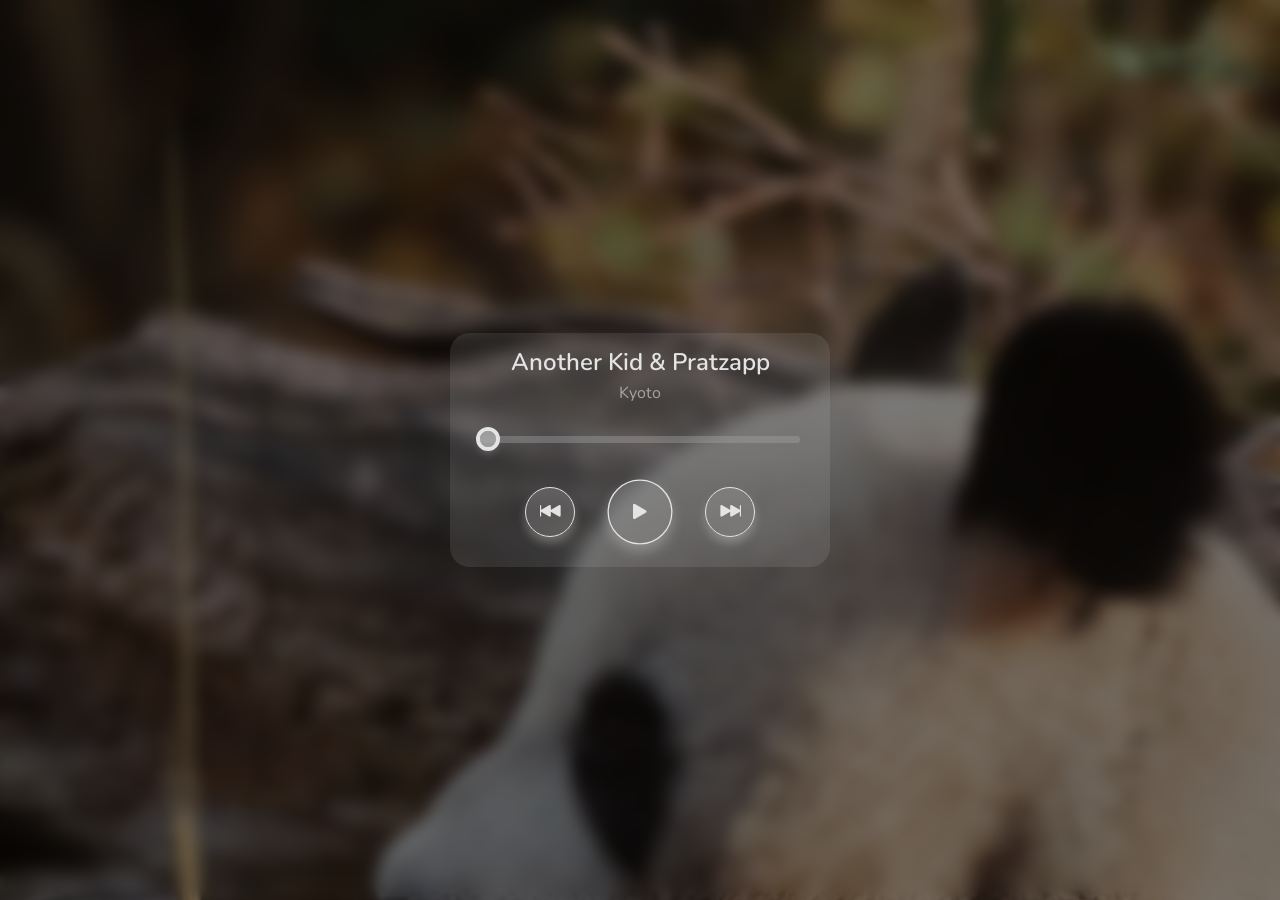
<file: 02-javascript/06-reproductor-de-musica/index.html>
<!DOCTYPE html>
<html lang="en">
<head>
    <meta charset="UTF-8">
    <meta name="viewport" content="width=device-width, initial-scale=1.0">
    <title>Reproductor de Música</title>
    <link rel="stylesheet" href="styles.css">
    <link rel="icon" href="img/play-circle-fill.svg" type="image/x-icon">
</head>
<body>
    

    <section class="reproductor-musica">
        <h1>Título</h1>
        <p>Nombre</p>
        <audio id="cancion">
            <source src="" type="audio/mpeg"/>
        </audio>
        <input type="range" value="0" id="progreso"/>
        <div class="controles">
            <button class="atras control">
                <i class="bi bi-skip-backward-fill"></i>
            </button>
            <button class="boton-reproducir-pausar iconoControl">
                <i class="bi bi-play-fill" id="iconoControl"></i>
                
            </button>
            <button class="adelante control">
                <i class="bi bi-skip-forward-fill"></i>
            </button>
        </div>
    </section>

    <script src="app.js"></script>
</body>
</html>
</file>
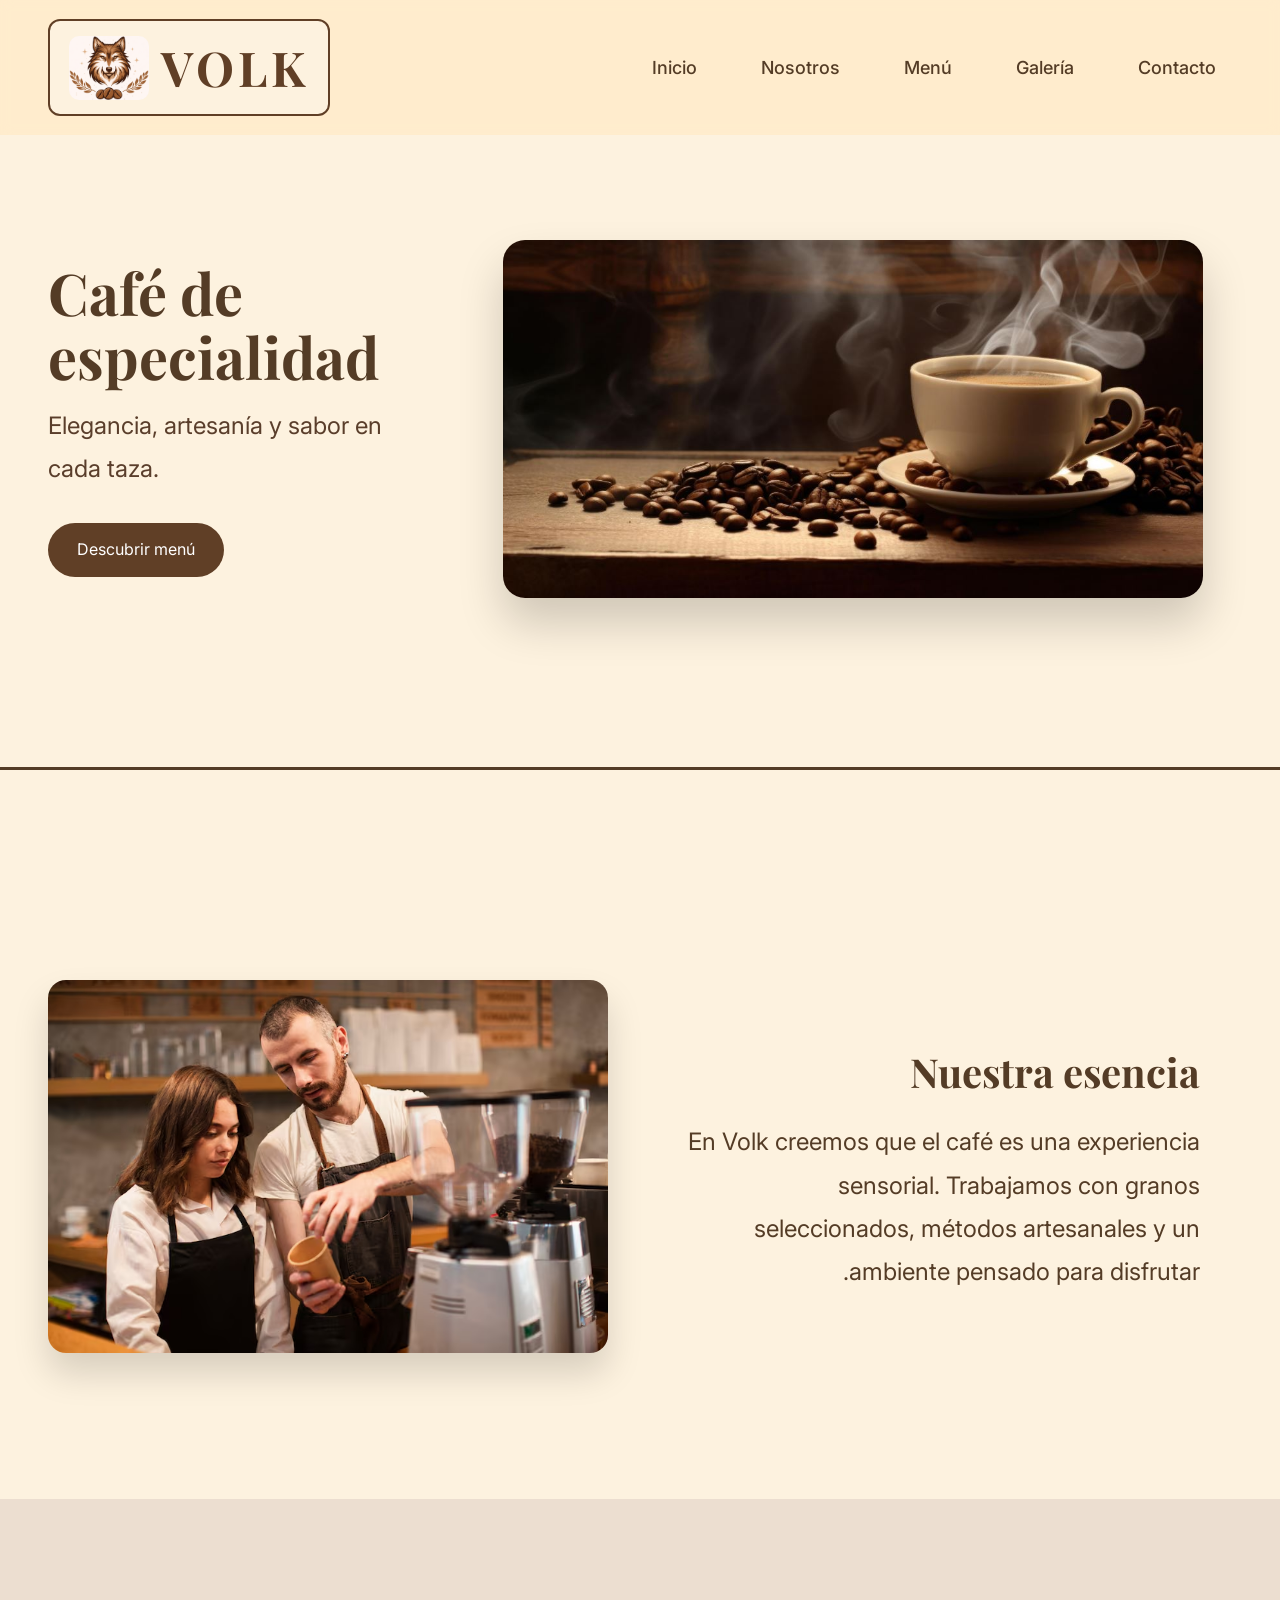
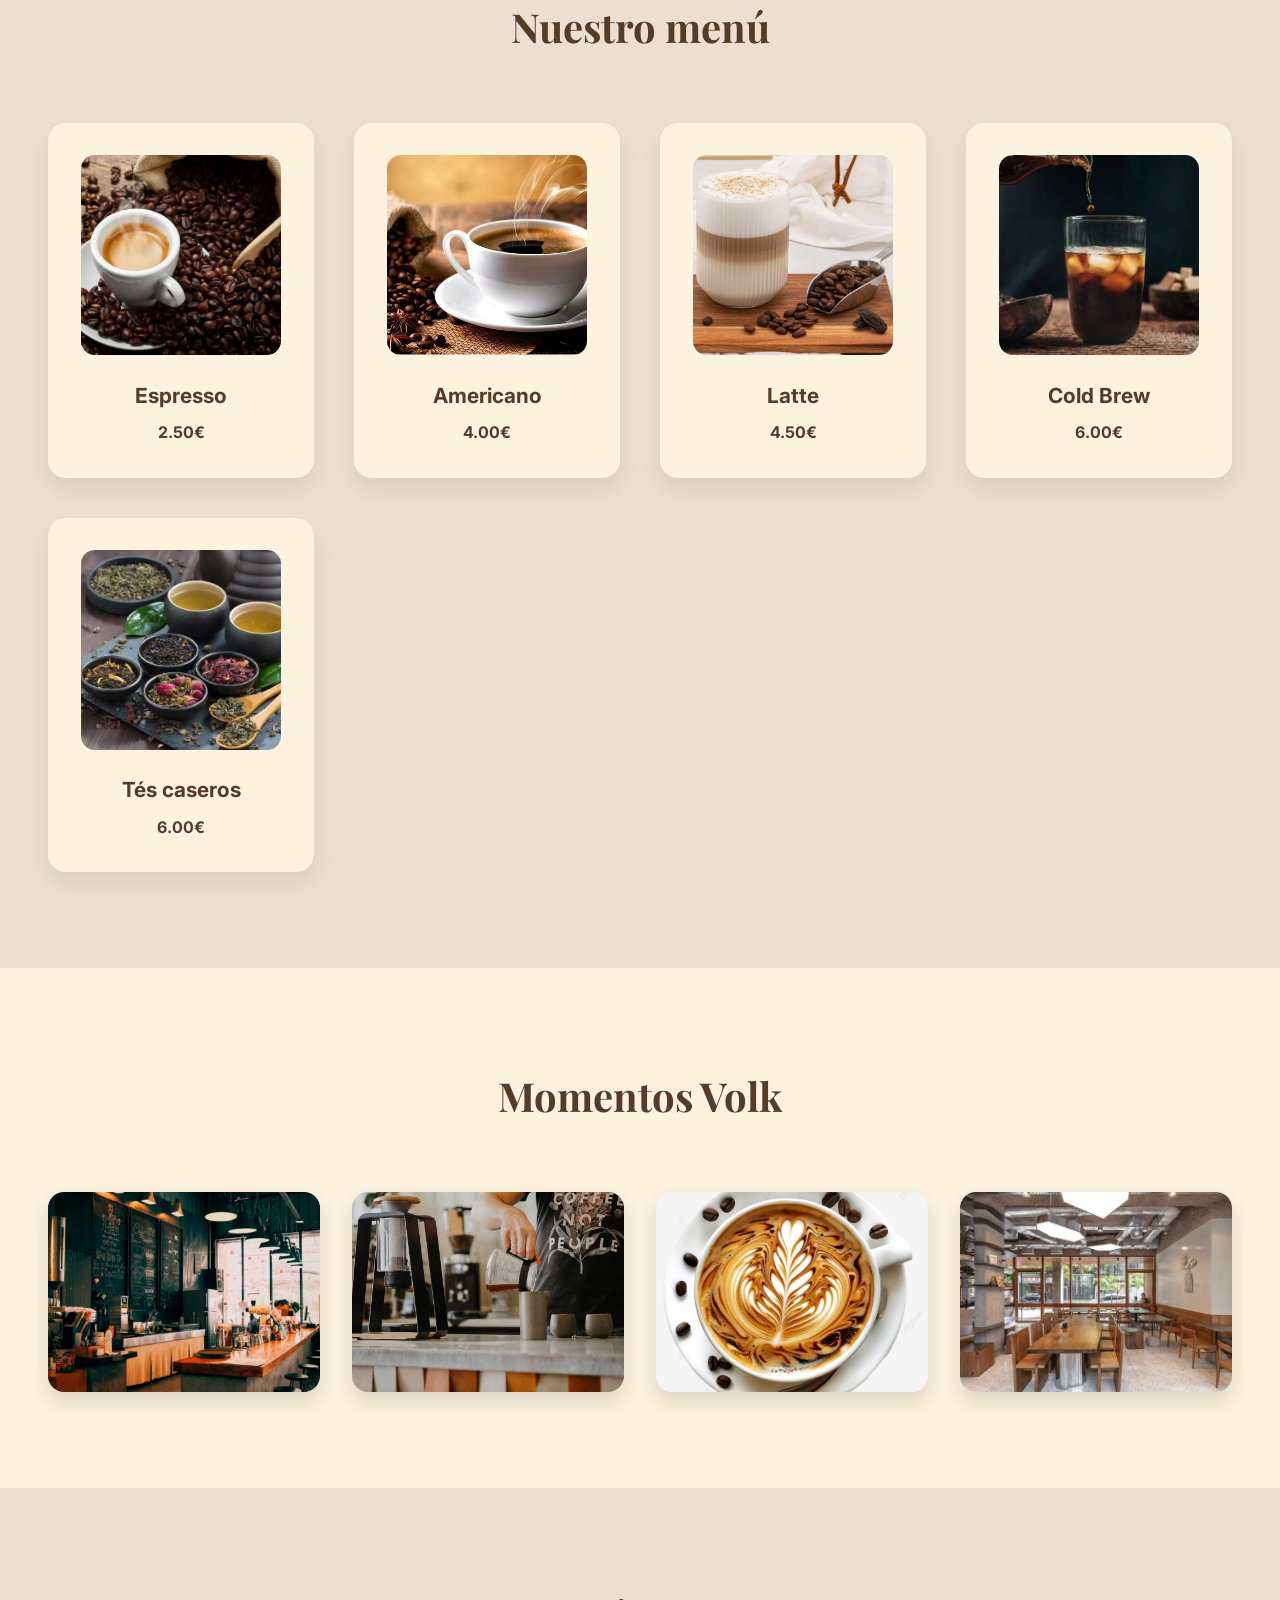
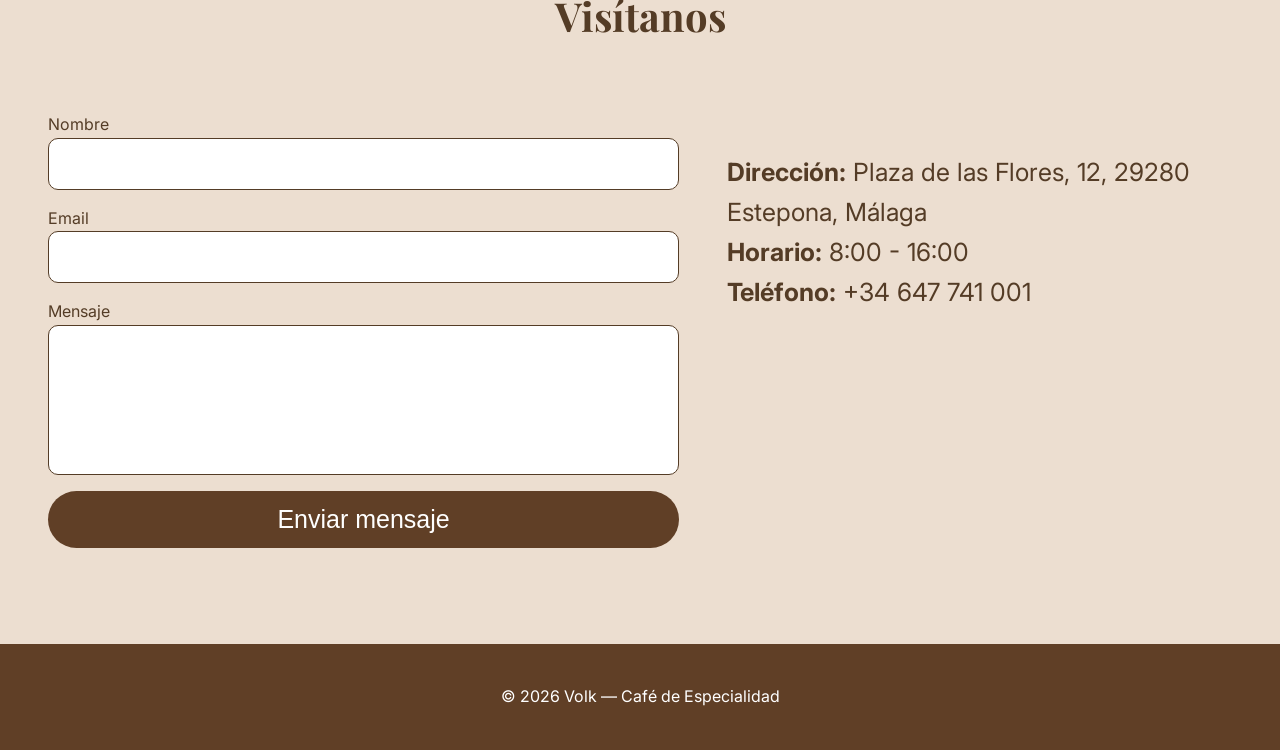
<file: 01-html-y-css/01-web-cafeteria-volk/Volk.html>
<!DOCTYPE html>
<html lang="es">
<head>
  <meta charset="UTF-8">
  <meta name="viewport" content="width=device-width, initial-scale=1.0">
  <title>Volk | Café de Especialidad</title>
  <link rel="stylesheet" href="Volk.css">

  <!-- Fuente elegante de Google -->
  <link href="https://fonts.googleapis.com/css2?family=Playfair+Display:wght@400;600&family=Inter:wght@300;400;500&display=swap" rel="stylesheet">
</head>
<body>

  <!-- NAVBAR -->
  <header class="navbar">
    <h1 class="logo">
      <img src="Volk_Imagenes/LOGO.png" alt="Logo Volk" class="logo-img">
      <span>Volk</span>
    </h1>
    <nav aria-label="Navegación principal">
      <ul>
        <li><a href="#inicio">Inicio</a></li>
        <li><a href="#nosotros">Nosotros</a></li>
        <li><a href="#menu">Menú</a></li>
        <li><a href="#galeria">Galería</a></li>
        <li><a href="#contacto">Contacto</a></li>
      </ul>
    </nav>
  </header>

  <!-- CONTENIDO PRINCIPAL -->
  <main id="main-content">

    <!-- HERO -->
    <section id="inicio" class="hero">
      <div class="hero-content">
        <h2>Café de especialidad</h2>
        <p>Elegancia, artesanía y sabor en cada taza.</p>
        <a href="#menu" class="btn">Descubrir menú</a>
      </div>

      <div class="hero-img">
        <img src="Volk_Imagenes/Fondo_principal.JPG" alt="Taza de café Volk">
      </div>
    </section>

    <div class="linea-separadora"></div>

    <!-- NOSOTROS -->
    <section id="nosotros" class="section">
      <div class="image-block">
        <img src="Volk_Imagenes/sobreNosotros.avif" alt="Equipo de Volk">
      </div>
      <div class="text-block">
        <h2>Nuestra esencia</h2>
        <p>
          En Volk creemos que el café es una experiencia sensorial. Trabajamos con granos
          seleccionados, métodos artesanales y un ambiente pensado para disfrutar.
        </p>
      </div>
    </section>

    <!-- MENÚ -->
    <section id="menu" class="section alt">
      <h2>Nuestro menú</h2>

      <div class="menu-grid">
        <div class="card">
          <img src="Volk_Imagenes/Espresso.JPG" alt="Café Espresso">
          <h3>Espresso</h3>
          <span>2.50€</span>
        </div>

        <div class="card">
          <img src="Volk_Imagenes/Americano.JPG" alt="Café Americano">
          <h3>Americano</h3>
          <span>4.00€</span>
        </div>

        <div class="card">
          <img src="Volk_Imagenes/Late.jpg" alt="Café Latte">
          <h3>Latte</h3>
          <span>4.50€</span>
        </div>

        <div class="card">
          <img src="Volk_Imagenes/Cold Brew.JPG" alt="Cold Brew">
          <h3>Cold Brew</h3>
          <span>6.00€</span>
        </div>

        <div class="card">
          <img src="Volk_Imagenes/Tes.JPG" alt="Tés caseros">
          <h3>Tés caseros</h3>
          <span>6.00€</span>
        </div>
      </div>
    </section>

    <!-- GALERÍA -->
    <section id="galeria" class="section">
      <h2>Momentos Volk</h2>

      <div class="galeria-grid">
        <div class="galeria-item">
          <img src="Volk_Imagenes/Barra.jpg" alt="Nuestra barra">
        </div>
        <div class="galeria-item">
          <img src="Volk_Imagenes/interior1.jpg" alt="Interior del local">
        </div>
        <div class="galeria-item">
          <img src="Volk_Imagenes/momento1.png" alt="Clientes disfrutando del café">
        </div>
        <div class="galeria-item">
          <img src="Volk_Imagenes/interior2.jpg" alt="Espacio de trabajo">
        </div>
      </div>
    </section>

    <!-- CONTACTO -->
    <section id="contacto" class="section alt">
      <h2>Visítanos</h2>

      <div class="contacto-container">
        <form>
          <label for="nombre">Nombre</label>
          <input id="nombre" type="text" name="nombre">

          <label for="email">Email</label>
          <input id="email" type="email" name="email">

          <label for="mensaje">Mensaje</label>
          <textarea id="mensaje" name="mensaje"></textarea>

          <button type="submit">Enviar mensaje</button>
        </form>

        <div class="info">
          <p><strong>Dirección:</strong> Plaza de las Flores, 12, 29280 Estepona, Málaga</p>
          <p><strong>Horario:</strong> 8:00 - 16:00</p>
          <p><strong>Teléfono:</strong> +34 647 741 001</p>
        </div>
      </div>
    </section>

  </main>

  <!-- FOOTER -->
  <footer>
    <p>© 2026 Volk — Café de Especialidad</p>
  </footer>

</body>
</html>
</file>
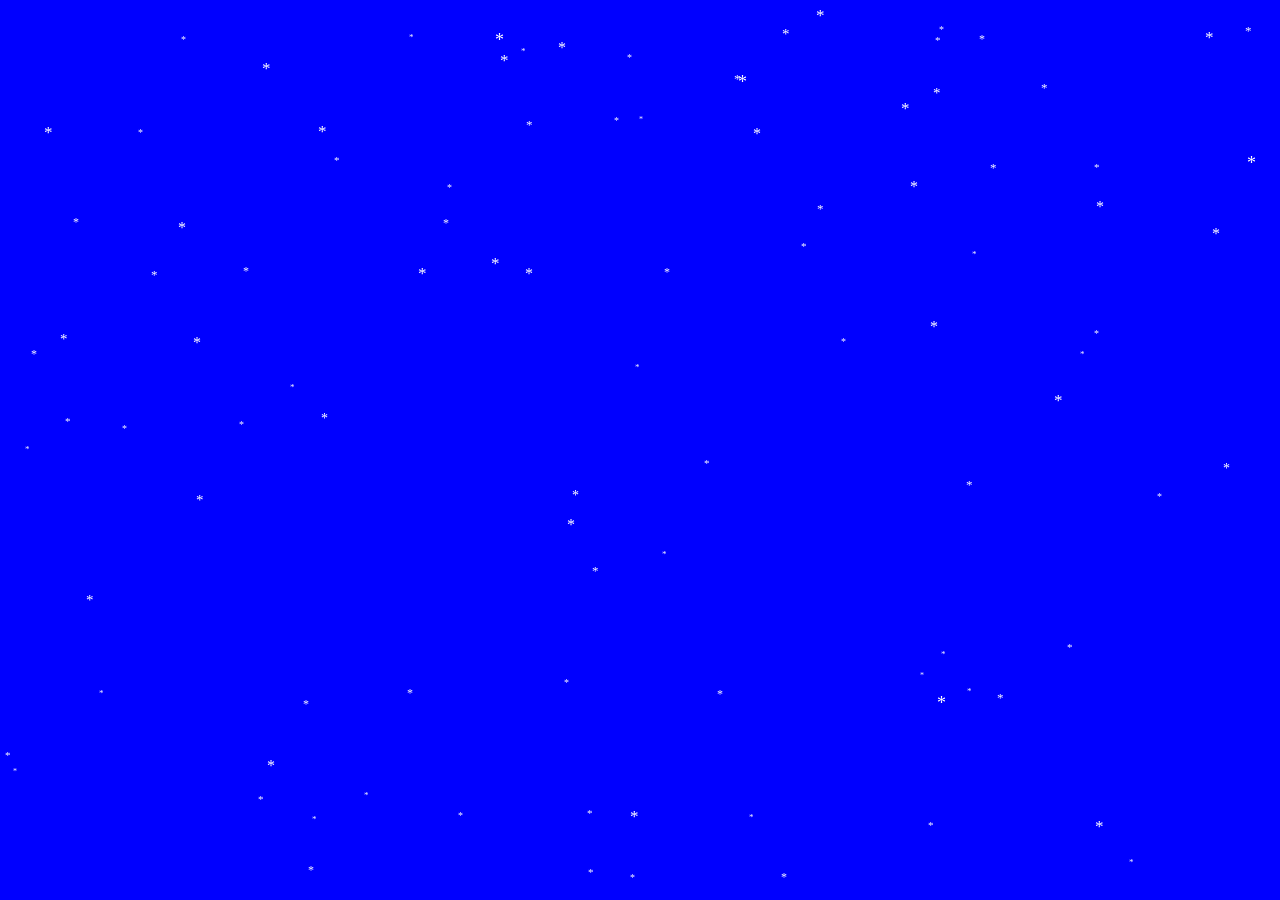
<file: 02-javascript/01-nevada-copos-de-nieve/Copos.html>
<!DOCTYPE html>
<html lang="es">
<head>
    <meta charset="UTF-8">
    <title>Nevada</title>
    <script src="Copos.js"></script>
</head>

<body onload="iniNevada(100,80)" style="background:blue;">
</body>
</html>
</file>
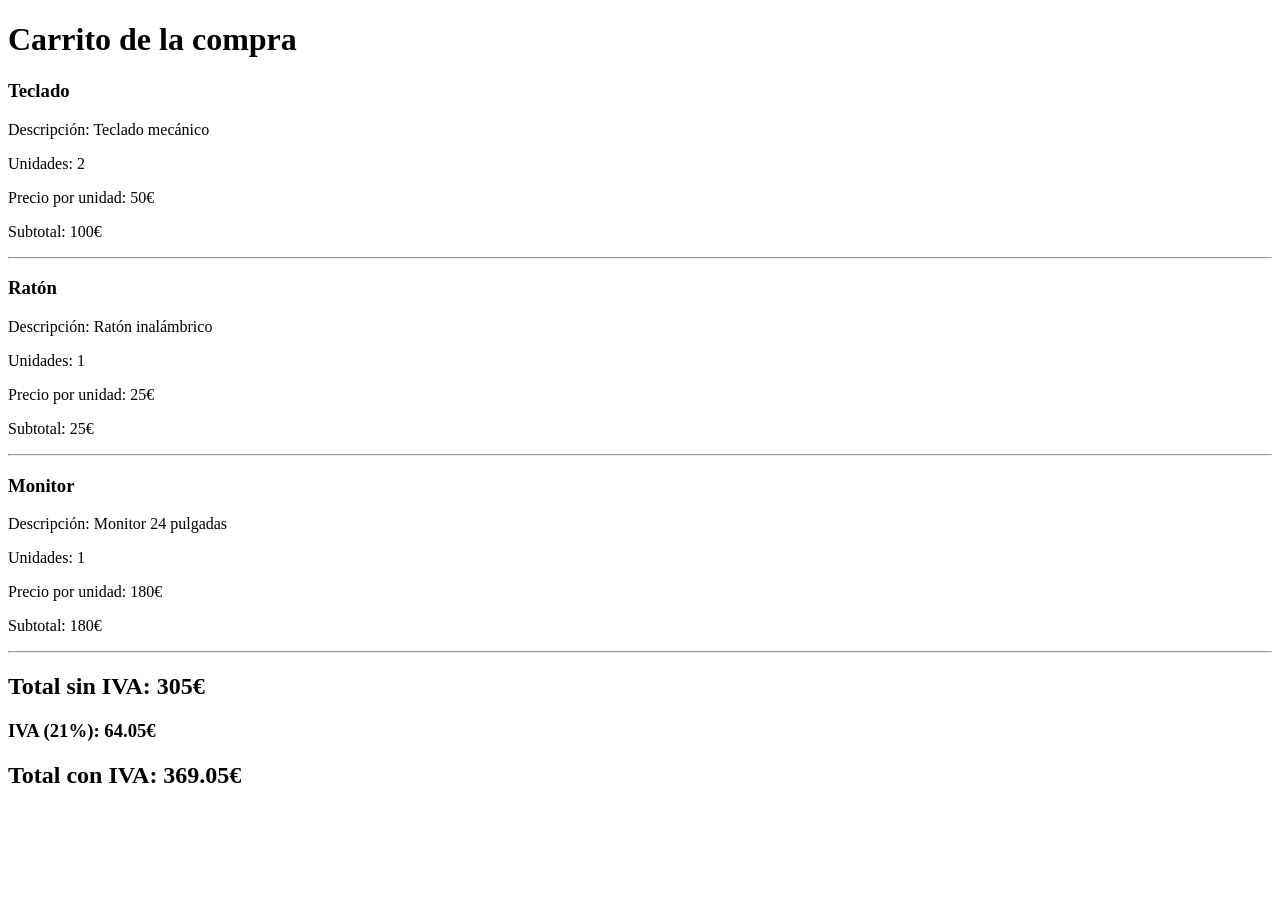
<file: 02-javascript/02-carrito-de-la-compra/CarritoCompra.html>
<!DOCTYPE html>
<html lang="es">
<head>
<meta charset="UTF-8">
<title>Lista de productos</title>
</head>
<body>
<h1>Carrito de la compra</h1>
<div id="productos"></div>
<div id="total"></div>
<script src="script.js"></script>
</body>
</html>
</file>
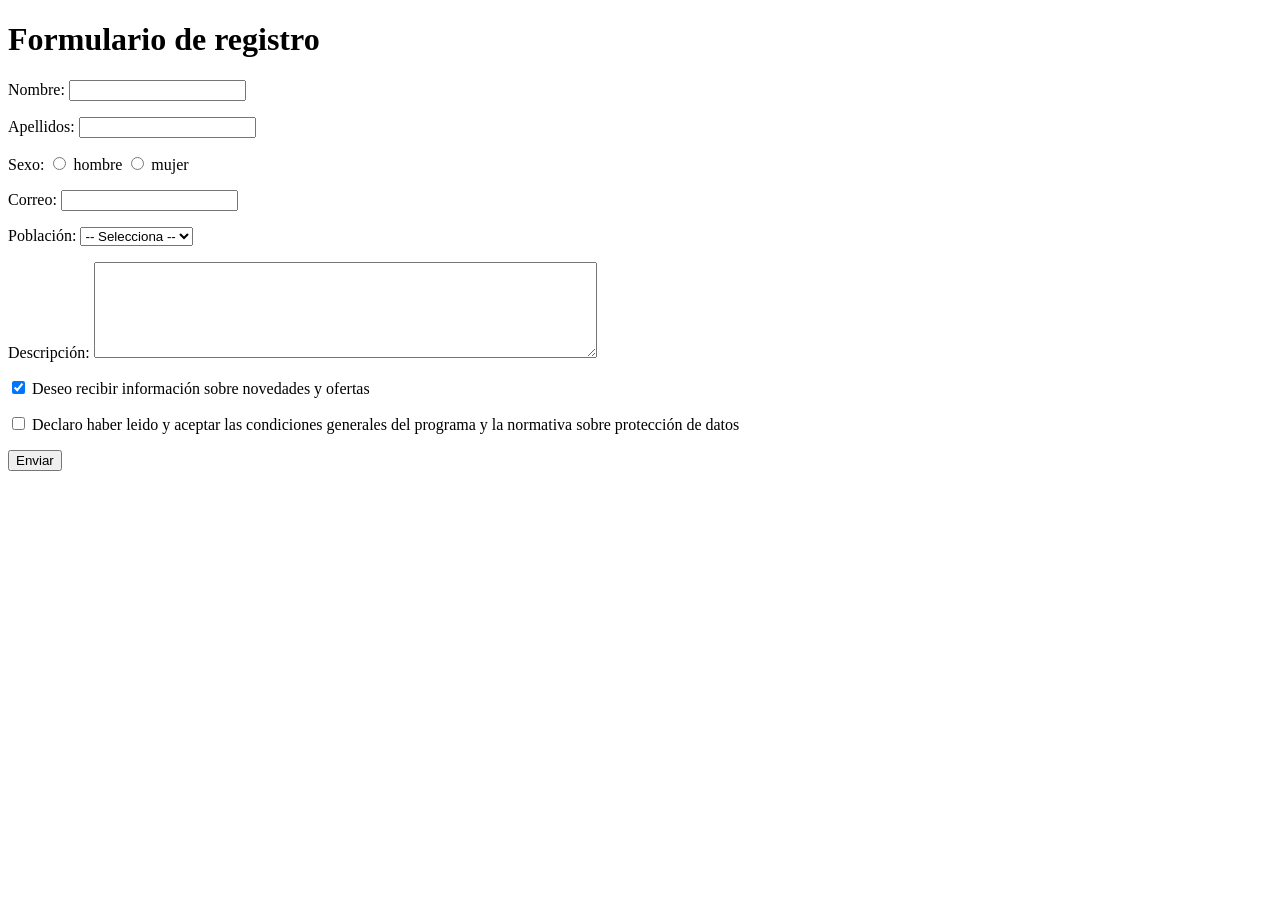
<file: 02-javascript/03-formulario-de-registro/A.3.2._Formulario.html>
<!DOCTYPE html>
<html>
<head>
<title>Formulario de registro - Mi web</title>
<script src="EstilosFormulario.js"></script> <!-- ENLAZO EL JS --> <!-- PARA COMENTAR Shift + Alt + A O Ctrl + K seguido de Ctrl + C PARA COMENTAR LA LINEA COMPLETA -->
</head>
<body>

<h1>Formulario de registro</h1>
<!-- AQUI AÑADO PARA QUE SALGA EL MENSAJE DE ERROR DESDE JS -->
<p id="mensajeError" style="color:red;"></p>

<!-- AÑADO A FORM EL ID=FORMULARIO PARA ENLAZARLO -->
<form id="formulario" action="" method="get">

<p>
<label for="nombre">Nombre:</label> <input type="text" name="nombre" id="nombre" maxlength="50" />
</p>

<p>
<label for="apellidos">Apellidos:</label> <input type="text" name="apellidos" id="apellidos" maxlength="50" />
</p>

<p>
Sexo: <input type="radio" name="sexo" id="sexo-h" value="h" /> <label for="sexo-h">hombre</label> <input type="radio" name="sexo" id="sexo-m" value="m" /> <label for="sexo-m">mujer</label>
</p>

<p>
<label for="correo">Correo:</label> <input type="text" name="correo" id="correo" maxlength="100" />
</p>

<p>
<label for="poblacion">Población:</label>
<!-- AÑADO UNA OPCION VACIA PARA PODER VALIDAR SELECCION,
QUIERE DECIR, DE ESTE MODO OBLIGO AL USUARIO A ELEGIR UNA OPCION VALIDA -->
<select name="poblacion" id="poblacion">
<option value="">-- Selecciona --</option>
<option>Alicante</option>
<option>Madrid</option>
<option>Sevilla</option>
<option>Valencia</option>
</select> 
</p>

<p><label for="descripcion">Descripción:</label>
<textarea name="descripcion" id="descripcion" rows="6" cols="60"></textarea>
</p>

<p>
<input type="checkbox" name="info" id="info" checked="checked" /> <label for="info">Deseo recibir información sobre novedades y ofertas</label>
</p>

<p>
<input type="checkbox" name="condiciones" id="condiciones" /> <label for="condiciones"> Declaro haber leido y aceptar las condiciones generales del programa y la normativa sobre protección de datos</label>
</p>

<p>
<input type="submit" value="Enviar" />
</p>
</form>

</body>
</html>
</file>
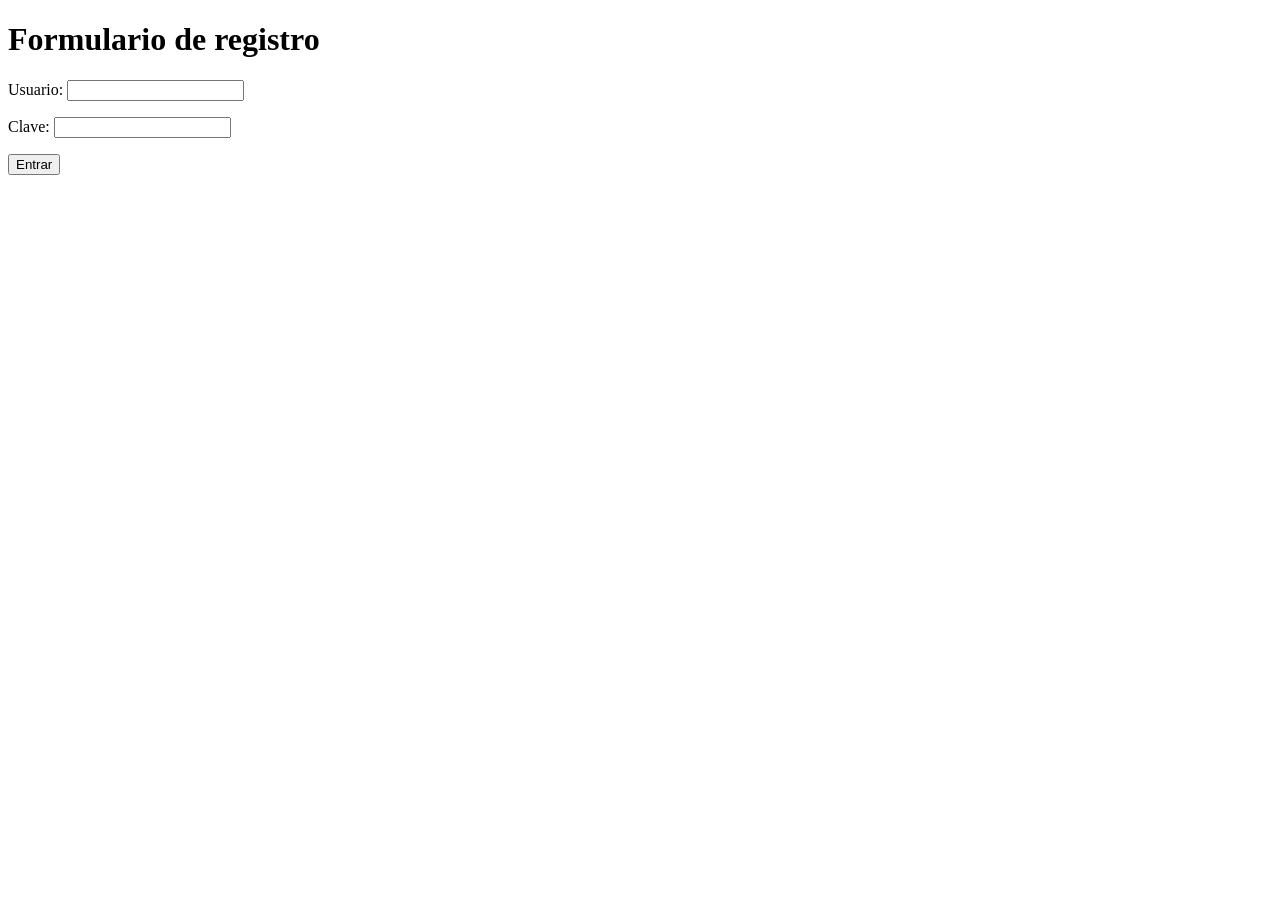
<file: 02-javascript/05-formularios-y-dom/formulario1.html>
<!DOCTYPE html>
<html>
<head>
<title>Formulario de registro - Mi web</title>
</head>
<body>

<h1>Formulario de registro</h1>

<form action="/login.php" id="formulario">
    <p>
        Usuario: <input type="text" name="usuario" id="usuario">
    </p>
    <p>
        Clave: <input type="text" name="clave" id="clave">
    </p>
    <input type="submit" value="Entrar">
</form>
<script src="Formulario1.js"></script>
</body>
</html>
</file>
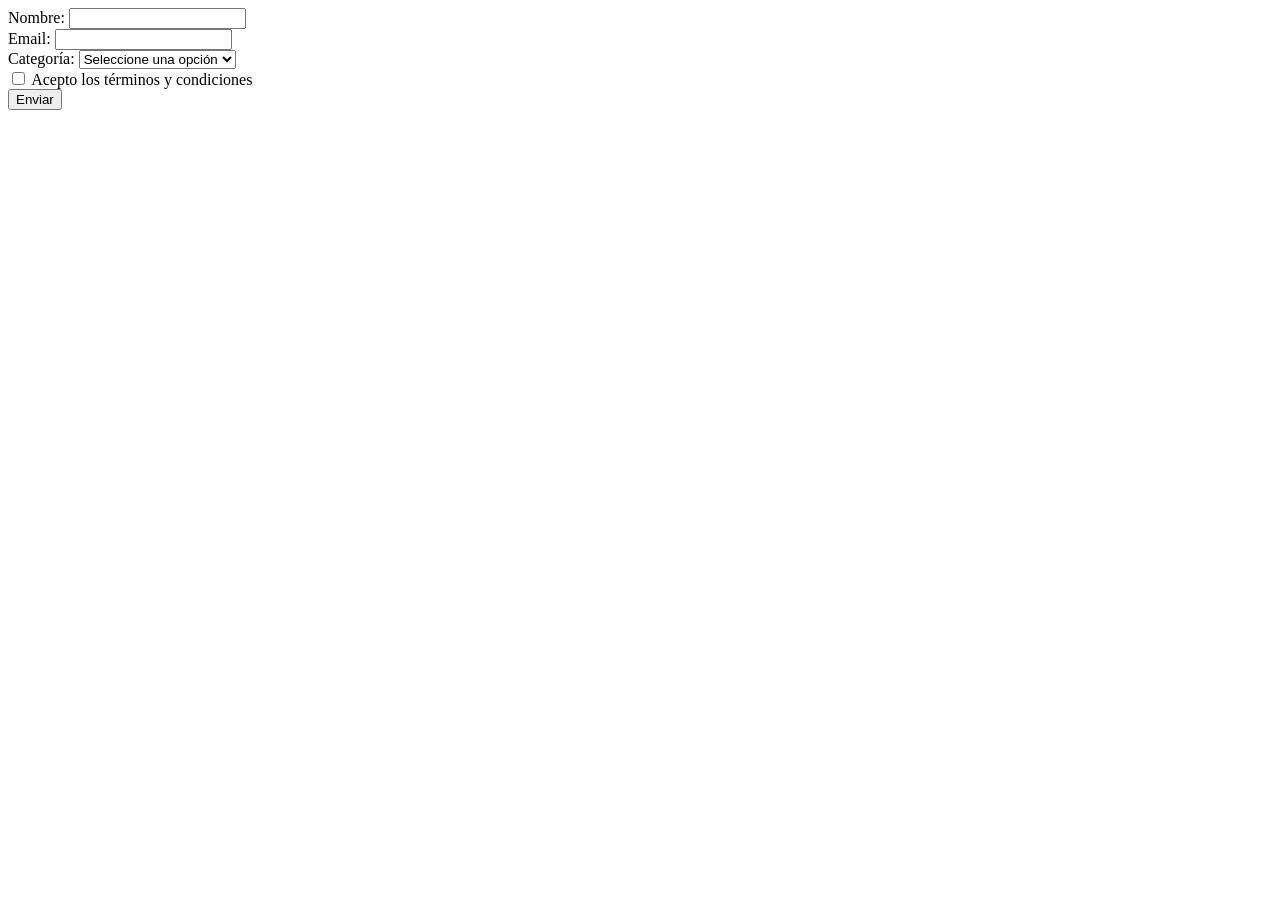
<file: 02-javascript/05-formularios-y-dom/formulario2.html>
<!DOCTYPE html>
<html lang="en">
<head>
    <meta charset="UTF-8">
    <meta name="viewport" content="width=device-width, initial-scale=1.0">
    <title>Validar</title>
</head>
<body>
    <form id="formulario" action="pagina.php" method="post">
    <label for="nombre">Nombre:</label>
    <input type="text" id="nombre" name="nombre">
    <br>
    <label for="email">Email:</label>
    <input type="text" id="email" name="email">
    <br>
    <label for="categoria">Categoría:</label>
    <select id="categoria" name="categoria">
        <option value="">Seleccione una opción</option>
        <option value="1">Opción 1</option>
        <option value="2">Opción 2</option>
        <option value="3">Opción 3</option>
    </select>
    <br>
    <input type="checkbox" id="terminos" name="terminos">
    <label for="terminos" class="labelCheck">Acepto los términos y condiciones</label>
    <br>
    <button type="submit">Enviar</button>
    <p id="mensajeError"></p>
</form>

<script src="Formulario2.js"></script>
</body>
</html>
</file>
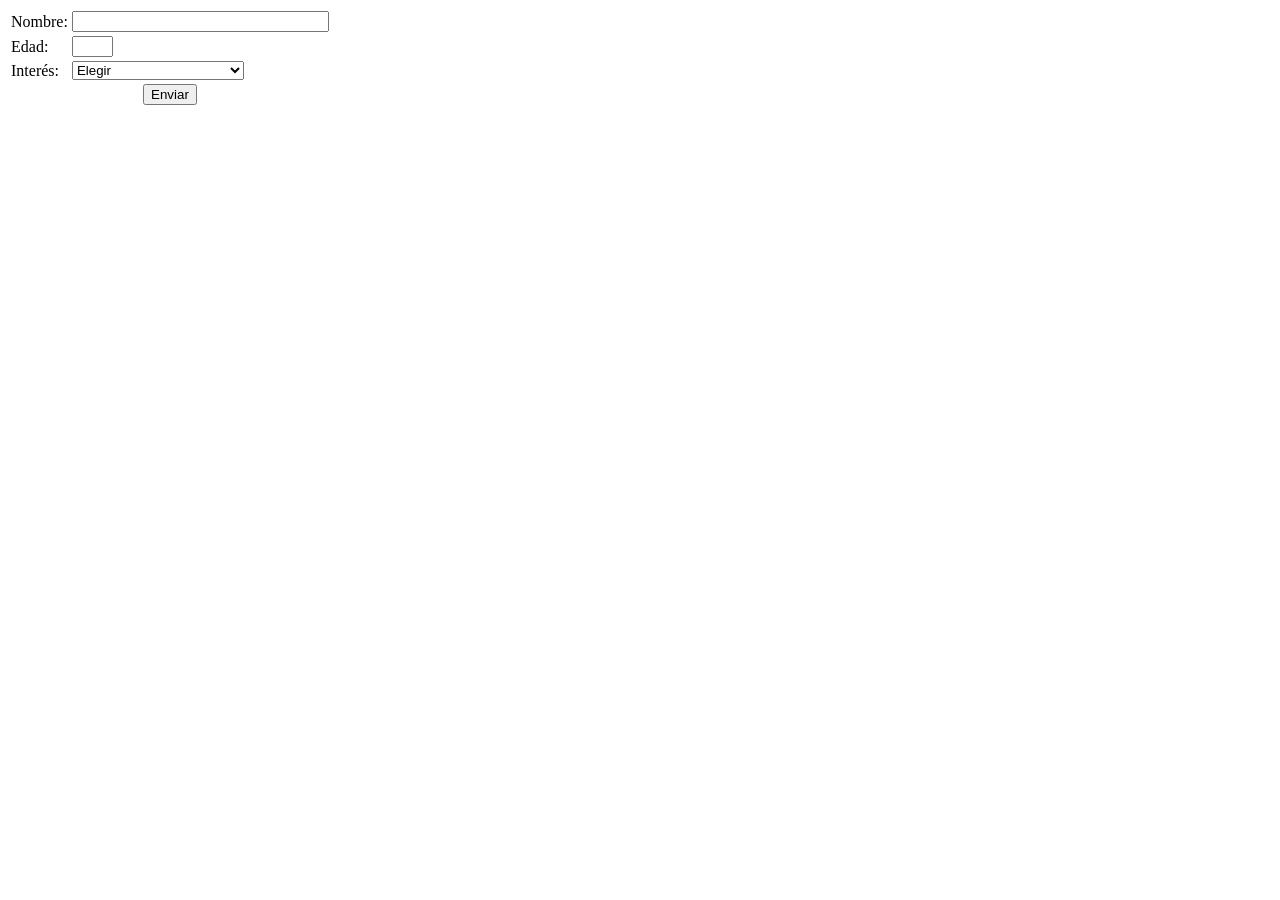
<file: 02-javascript/05-formularios-y-dom/formulario3.html>
<!DOCTYPE html>
<html lang="en">

<head>
    <meta charset="UTF-8">
    <meta name="viewport" content="width=device-width, initial-scale=1.0">
    <title>Utilizando DOM</title>
</head>

<body>
    <form name="fvalida">
        <table>
            <tr>
                <td>Nombre: </td>
                <td><input type="text" name="nombre" size="30" maxlength="100"></td>
            </tr>
            <tr>
                <td>Edad: </td>
                <td><input type="text" name="edad" size="3" maxlength="2"></td>
            </tr>
            <tr>
                <td>Interés:</td>
                <td>
                    <select name=interes>
                        <option value="Elegir">Elegir
                        <option value="Comercial">Contacto comercial
                        <option value="Clientes">Atención al cliente
                        <option value="Proveedores">Contacto de proveedores
                    </select>
                </td>
            </tr>
            <tr>
                <td colspan="2" align="center"><input type="button" value="Enviar" onclick="valida_envia()"></td>
            </tr>
        </table>
    </form>
</body>
<script src="Formulario3.js"></script>

</html>
</file>
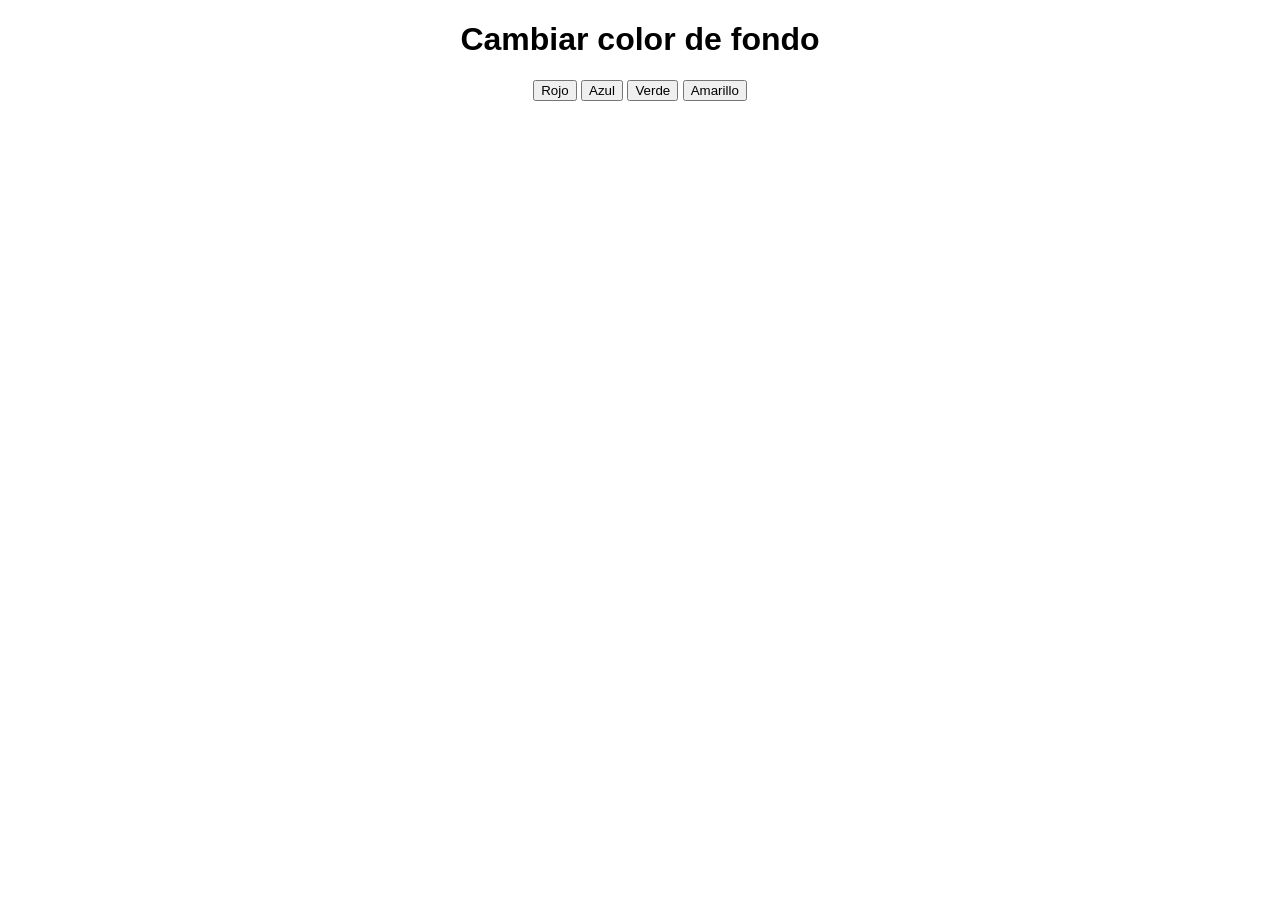
<file: 02-javascript/04-examen-js/ejercicio-1-cambiar-estilos/ejercicio1.html>
<!DOCTYPE html>
<html lang="es">
<head>
    <meta charset="UTF-8">
    <meta name="viewport" content="width=device-width, initial-scale=1.0">
    <title>Ejercicio 1: Cambiar estilos</title>
    
    <!--Enlazar el CSS-->
    <link rel="stylesheet" href="ejercicio1.css">
</head>
<body>
  <h1>Cambiar color de fondo</h1>

    <!--Botones-->
  <button id="rojo">Rojo</button>
  <button id="azul">Azul</button>
  <button id="verde">Verde</button>
  <button id="amarillo">Amarillo</button>
  
  <!--Aquí aparecerá el texto-->
  <section id="resultado"></section>

  <!--Enlazar JavaScript-->
  <script src="ejercicio1.js"></script>

</body>
</html>
</file>
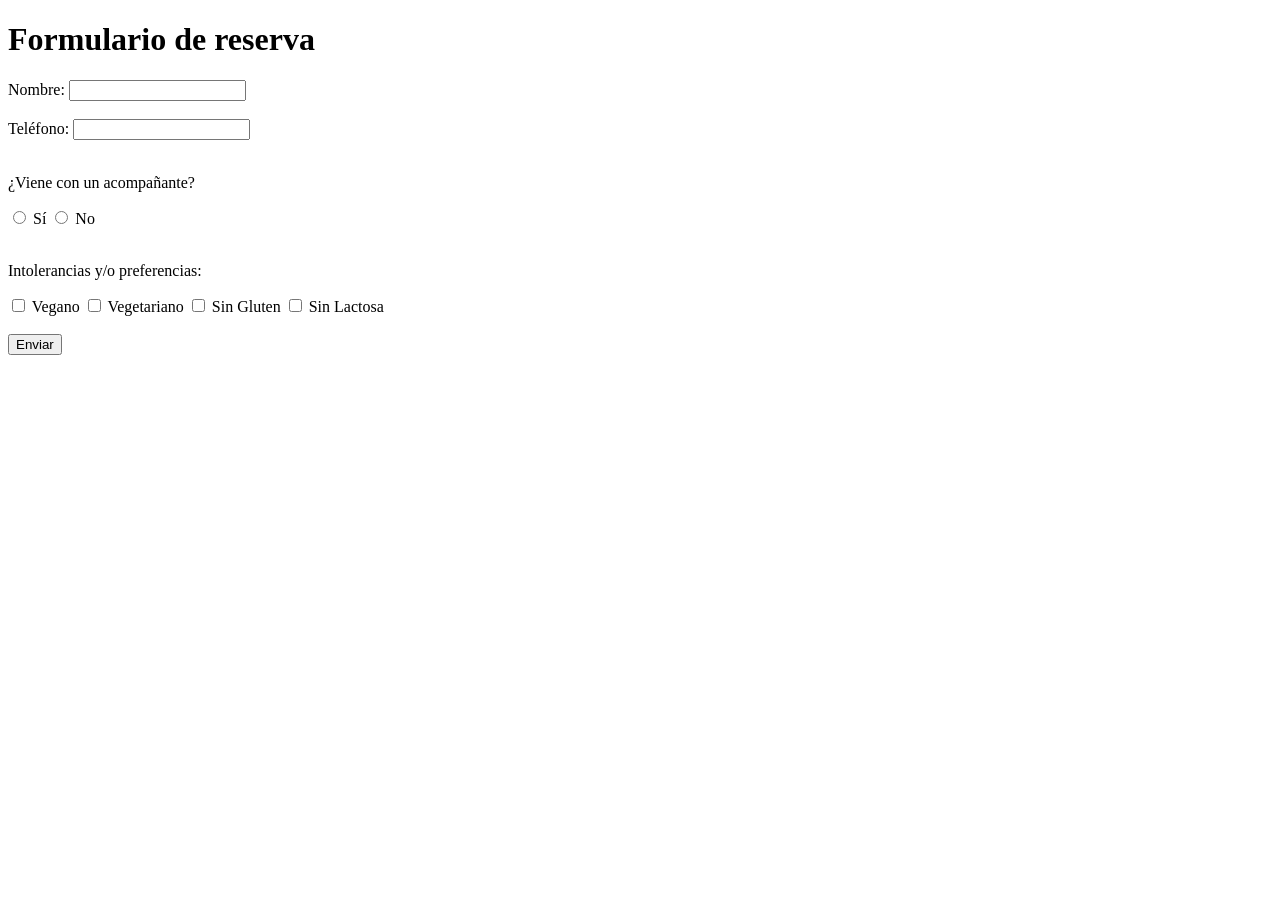
<file: 02-javascript/04-examen-js/ejercicio-2-formulario/ejercicio2.html>
<!DOCTYPE html>
<html lang="es">
<head>
  <meta charset="UTF-8">
  <title>Formulario</title>
</head>
<body>

  <h1>Formulario de reserva</h1>

  <form id="formulario">

    <label>
      Nombre:
      <input type="text" id="nombre">
    </label>
    <br><br>

    <label>
      Teléfono:
      <input type="text" id="telefono">
    </label>
    <br><br>

    <p>¿Viene con un acompañante?</p>

    <label>
      <input type="radio" name="acompanante" value="Sí"> Sí
    </label>

    <label>
      <input type="radio" name="acompanante" value="No"> No
    </label>

    <br><br>

    <p>Intolerancias y/o preferencias:</p>

    <label>
      <input type="checkbox" name="preferencias" value="Vegano"> Vegano
    </label>

    <label>
      <input type="checkbox" name="preferencias" value="Vegetariano"> Vegetariano
    </label>

    <label>
      <input type="checkbox" name="preferencias" value="Sin Gluten"> Sin Gluten
    </label>

    <label>
      <input type="checkbox" name="preferencias" value="Sin Lactosa"> Sin Lactosa
    </label>

    <br><br>

    <button type="submit">Enviar</button>

  </form>

  <p id="mensaje"></p>
</body>
</html>
</file>
<file: 01-html-y-css/01-web-cafeteria-volk/Volk.css>
/* ============================= */
/* VARIABLES DE COLOR */
/* ============================= */
:root {
  --claro: #fdf2df;
  --medio: #ecded0;
  --oscuro: #543c26;
  --mas-oscuro: #603F26;
}

/* ============================= */
/* RESET GENERAL */
/* ============================= */
* {
  margin: 0;
  padding: 0;
  box-sizing: border-box;
}

body {
  background: var(--claro);
  color: var(--oscuro);
  font-family: 'Inter', sans-serif;
  line-height: 1.6;
}

/* ============================= */
/* NAVBAR */
/* ============================= */
.navbar {
  position: sticky;
  top: 0;
  background: rgba(255, 234, 197, 0.7);
  backdrop-filter: blur(6px);
  padding: 1.2rem 3rem;
  display: flex;
  justify-content: space-between;
  align-items: center;
  z-index: 100;
}

.logo {
  font-family: 'Playfair Display', serif;
  font-size: 3rem;
  letter-spacing: 4px;
  text-transform: uppercase;
  color: var(--mas-oscuro);
  background: var(--claro);
  padding: 0.5rem 1.2rem;
  border-radius: 12px;
  border: 2px solid var(--mas-oscuro);
  display: flex;
  align-items: center;
  gap: 12px; /* separación entre imagen y texto */
}
.logo-img {
  width: 40px; /* ajusta esto */
  height: auto;
  border-radius: 10px;
  
}
.logo-img {
  width: 80px;
}



.navbar ul {
  list-style: none;
  display: flex;
  gap: 2rem;
}

.navbar a {
  text-decoration: none;
  color: var(--oscuro);
  font-weight: 500;
  position: relative;
  font-size: 1.125rem;

  display: inline-flex;
  align-items: center;
  justify-content: center;

  min-width: 44px;
  min-height: 44px;
  padding: 12px 16px;
  line-height: 1.4;
  box-sizing: border-box;
}

.navbar a::after {
  content: "";
  position: absolute;
  bottom: -4px;
  left: 0;
  width: 0;
  height: 2px;
  background: var(--mas-oscuro);
  transition: 0.3s;
}

.navbar a:hover::after {
  width: 100%;
}

/* ============================= */
/* HERO */
/* ============================= */
.hero {
  display: grid;
  grid-template-columns: 1fr 2fr;
  align-items: center;
  padding: 105px 48px;
  gap: 3rem;
}

.hero-content {
  display: flex;
  flex-direction: column;
  justify-content: center;
  align-items: flex-start;
  width: 100%;
}

.hero-content h2 {
  font-family: 'Playfair Display', serif;
  font-size: 3.6rem;
  line-height: 1.1;
  margin-bottom: 1rem;
  margin-left: 0;
  margin-right: 0;
}

.hero-content p {
  font-size: 1.5rem;
  line-height: 1.8;
  margin-bottom: 2rem;
  margin-left: 0;
  margin-right: 0;
  color: #5a3e2b;
  max-width: 450px;
}

.btn {
  background: var(--mas-oscuro);
  color: white;
  padding: 0.9rem 1.8rem;
  border-radius: 30px;
  text-decoration: none;
  display: inline-block;
  transition: 0.3s;
  margin-left: 0;
}

.btn:hover {
  transform: translateY(-3px);
  box-shadow: 0 10px 20px rgba(0,0,0,0.15);
}

.hero-img {
  display: flex;
  justify-content: center;
  align-items: center;
  width: 100%;
}

.hero-img img {
  width: 100%;
  max-width: 700px;
  height: auto;
  border-radius: 22px;
  object-fit: cover;
  box-shadow: 0 25px 45px rgba(0,0,0,0.18);
  transition: transform 0.3s ease;
}

.hero-img img:hover {
  transform: scale(1.03);
}

/* ============================= */
/* SECCIONES GENERALES */
/* ============================= */
.section {
  padding: 6rem 3rem;
  scroll-margin-top: 100px;
}

.section h2 {
  text-align: center;
  font-family: 'Playfair Display', serif;
  font-size: 2.5rem;
  margin-bottom: 4rem;
}

.alt {
  background: var(--medio);
}


/* SEPARADOR */

.linea-separadora {
  height: 3px;
  background-color: var(--oscuro);
  width: 100%;
  margin: 4rem auto;
}

/* ============================= */
/* NOSOTROS */
/* ============================= */
.section#nosotros {
  display: grid;
  grid-template-columns: 1fr 1fr;
  gap: 4rem;
  align-items: center;
  padding: 96px 48px;
}

.image-block {
  grid-column: 1;
  display: flex;
  justify-content: center;
  width: 100%;
  margin: 50px 0;
}

.image-block img {
  width: 100%;
  height: auto;
  border-radius: 18px;
  object-fit: cover;
  box-shadow: 0 20px 35px rgba(0,0,0,0.15);
}

.text-block {
  grid-column: 2;
  direction: rtl;
  text-align: right;
  margin-right: 32px;
}

.text-block h2 {
  margin-bottom: 1rem;
  text-align: right;
}

.text-block p {
  font-size: 150%;
  line-height: 1.8;
  max-width: 520px;
}

/* ============================= */
/* MENÚ */
/* ============================= */
.menu-grid {
  display: grid;
  grid-template-columns: repeat(auto-fit, minmax(220px, 1fr));
  gap: 2.5rem;
}

.card {
  background: var(--claro);
  padding: 2rem;
  border-radius: 18px;
  text-align: center;
  transition: 0.3s;
  box-shadow: 0 12px 25px rgba(0,0,0,0.08);
}

.card:hover {
  transform: translateY(-10px);
  box-shadow: 0 20px 35px rgba(0,0,0,0.18);
}

.card img {
  width: 200px;
  height: 200px;
  object-fit: cover;
  border-radius: 14px;
  margin: 0 auto 1rem;
}

.card h3 {
  font-size: 1.3rem;
}

.card span {
  font-weight: bold;
  margin-top: 0.5rem;
  display: block;
}

/* ============================= */
/* GALERÍA */
/* ============================= */
.galeria-grid {
  display: grid;
  grid-template-columns: repeat(auto-fit, minmax(220px, 1fr));
  gap: 2rem;
  max-width: 1200px;
  margin: 0 auto;
}

.galeria-item {
  height: 200px;
  border-radius: 16px;
  overflow: hidden;
  box-shadow: 0 10px 20px rgba(0,0,0,0.12);
}


.galeria-item img {
  width: 100%;
  height: 100%;
  object-fit: cover;   /* CLAVE */
  display: block;
  transition: transform 0.3s ease;
}


.galeria-item:hover img {
  transform: scale(1.05);
}


/* ============================= */
/* CONTACTO */
/* ============================= */
.contacto-container {
  display: grid;
  grid-template-columns: 1fr 0.8fr;
  gap: 3rem;
}

form {
  display: flex;
  flex-direction: column;
}

input, textarea {
  padding: 0.9rem;
  margin-bottom: 1rem;
  border-radius: 10px;
  border: 1px solid var(--oscuro);
  font-family: inherit;
  font-size: 1.125rem;
}

textarea {
  resize: none;
  height: 150px;
}

button {
  background: var(--mas-oscuro);
  color: white;
  padding: 0.9rem;
  border: none;
  border-radius: 30px;
  cursor: pointer;
  font-size: 1.5625rem;
}

button:hover {
  transform: translateY(-3px);
}
.info {
    font-size: 25px;
    padding-top: 40px;
}
/* ============================= */
/* FOOTER */
/* ============================= */
footer {
  background: var(--mas-oscuro);
  color: white;
  text-align: center;
  padding: 2.5rem;
}


/* MEDIA QUERY TABLET */

@media (max-width: 1024px) and (min-width: 769px) {
  .hero,
  .section#nosotros,
  .contacto-container {
    grid-template-columns: 1fr;
    text-align: center;
  }

  .hero-content h2 {
    font-size: 2.8rem;
    margin-left: 0;
    align-items: center;
    text-align: center;
  }

  .hero-content p {
    font-size: 1.3rem;
    margin-left: 0;
    max-width: 90%;
    align-items: center;
    text-align: center;
  }

  .btn {
    padding: 0.8rem 1.6rem;
    font-size: 1rem;
    margin: 1rem auto 0 auto;
    align-items: center;
    text-align: center;
  }

  .hero-img img,
  .image-block img {
    max-width: 450px;
  }

  .text-block h2 {
    font-size: 2rem;
  }

  .text-block p {
    font-size: 1.25rem;
    max-width: 90%;
    margin: 0 auto;
  }
}

/* MEDIA QUERY movil */

@media (max-width: 768px) {
  .hero,
  .section#nosotros,
  .contacto-container {
    grid-template-columns: 1fr;
    text-align: center;
  }

  .hero-content h2 {
    font-size: 2rem;
    margin-left: 0;
    align-items: center;
    text-align: center;
    padding: 0 20px;
  }

  .hero-content p {
    font-size: 1.1rem;
    margin-left: 0;
    max-width: 90%;
    align-items: center;
    text-align: center;
    padding: 0 20px;
  }

  .btn {
    padding: 0.7rem 1.4rem;
    font-size: 0.9375rem;
    margin: 1rem auto 0 auto;
    align-items: center;
    text-align: center;
    padding: 0.7rem 1.4rem;
  }

  .hero-img img,
  .image-block img {
    max-width: 320px;
  }

  .text-block h2 {
    font-size: 1.6rem;
  }

  .text-block p {
    font-size: 1.125rem;
    max-width: 95%;
    margin: 0 auto;
  }

  .navbar ul {
    flex-direction: column;
    gap: 1rem;
  }

  /* Accesibilidad: tamaños mínimos */
.navbar a,
.btn,
button,
input,
textarea {
min-width: 44px;
min-height: 44px;
}

.navbar a {
padding: 12px 16px;
display: inline-flex;
align-items: center;
justify-content: center;
line-height: 1.2;
}
.btn, button {
display: inline-flex;
align-items: center;
justify-content: center;
}

/* Foco visible para teclado */
a:focus, button:focus, input:focus, textarea:focus {
outline: 3px solid #603F26;
outline-offset: 3px;
}
}
</file>
<file: 02-javascript/04-examen-js/ejercicio-1-cambiar-estilos/ejercicio1.css>
body {
  font-family: Arial, sans-serif;
  text-align: center;
  transition: background-color 0.3s ease;
}

/* Clases de colores */

.rojo {
  background-color: rgba(205, 92, 92,0.3);
}

.azul {
  background-color: rgba(0, 0, 255,0.3);
}

.verde {
  background-color: rgba(0, 128, 0,0.3);
}

.amarillo {
  background-color: rgba(255, 255, 0, 0.3);
}
</file>
<file: 02-javascript/06-reproductor-de-musica/styles.css>
/* ICONOS */

@import url("https://cdn.jsdelivr.net/npm/bootstrap-icons@1.13.1/font/bootstrap-icons.min.css");

/* FUENTE DE GOOGLE (NUNITO */

@import url('https://fonts.googleapis.com/css2?family=Nunito:ital,wght@0,200..1000;1,200..1000&display=swap');


/* VARIABLES */

:root {
    --blanco:rgba(228,228,228,1);
}

/* ESTILOS GENERALES */

* {
    margin: 0;
    padding: 0;
    box-sizing: border-box;
    font-family: 'Nunito', sans-serif;
}

body {

    display: flex;
    justify-content: center;
    min-height: 100vh;
    align-items: center;
    width: 100%;

    background: url(img/giant-panda-10039235_640.jpg);
    background-repeat: no-repeat;
    background-size: cover;
    backdrop-filter: blur(8px);
    -webkit-backdrop-filter: blur(8px);
}

body::before {
    content: "";
    position: absolute;
    background-color: rgba(0,0,0,0.5);
    top: 0;
    bottom: 0;
    left: 0;
    right: 0;
    z-index: 1;
}

body > * {
    position: relative;
    z-index: 2;
}

.reproductor-musica {
    display: flex;
    flex-direction: column;
    justify-content: center;
    align-items: center;
    color: var(--blanco);
    width: 380px;
    padding: 10px 30px;
    border-radius: 20px;
    background-color: rgba(228,228,228,0.1);
}

.reproductor-musica h1 {
    font-size: 1.5rem;
    font-weight: 600;
    line-height: 1.6;
}

.reproductor-musica p {
    font-size: 1rem;
    font-weight: 400;
    opacity: 0.6;
}

#progreso {
    appearance: none;
    -webkit-appearance: none;
    width: 100%;
    height: 7px;
    background: rgba(165, 165, 165, 0.4);
    border-radius: 4px;
    margin: 32px 0 24px;
    cursor: pointer;
}

#progreso::-webkit-slider-thumb {
    appearance: none;
    -webkit-appearance: none;
    background: rgba(165, 165, 165, 0.9);
    width: 16px;
    aspect-ratio: 1/1;
    border-radius: 50%;
    outline: 4px solid var(--blanco);
    box-shadow: 0 6px 10px rgba(228, 228, 228, 0.3);
}

.controles {
    display: flex;
    justify-content: center;
}

.controles button {
    width: 50px;
    aspect-ratio: 1/1;
    margin: 20px;
    background: rgba(165, 165, 165, 0.3);
    color: var(--blanco);
    border-radius: 50%;
    border: 1px solid var(--blanco);
    outline: 0;
    font-size: 1.3rem;
    box-shadow: 0 6px 10px rgba(228, 228, 228, 0.3);
    cursor: pointer;
    transition: all 0.1s linear;
}

.controles .control:hover{
    transform: scale(1.1);
}

.controles .iconoControl {
    transform: scale(1.3);
}

.controles .iconoControl:hover {
    transform: scale(1.4);
}
</file>
